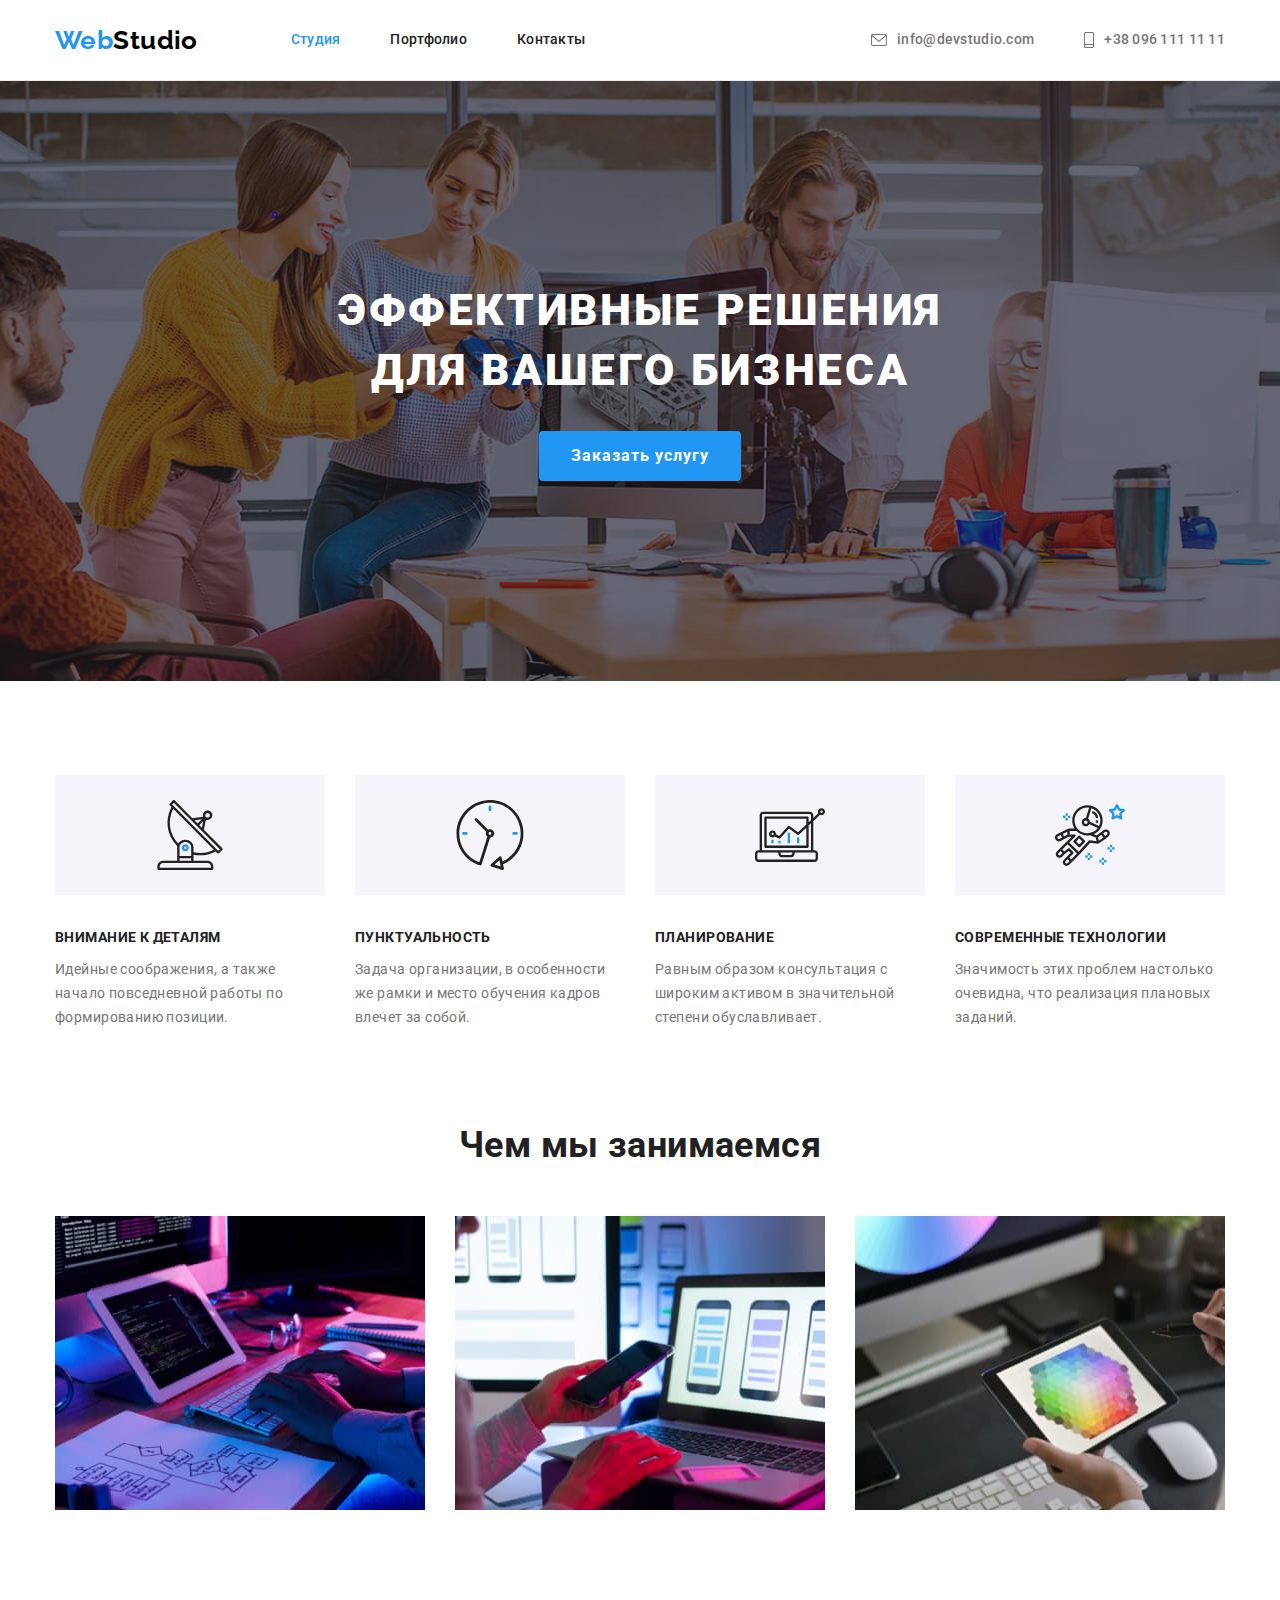
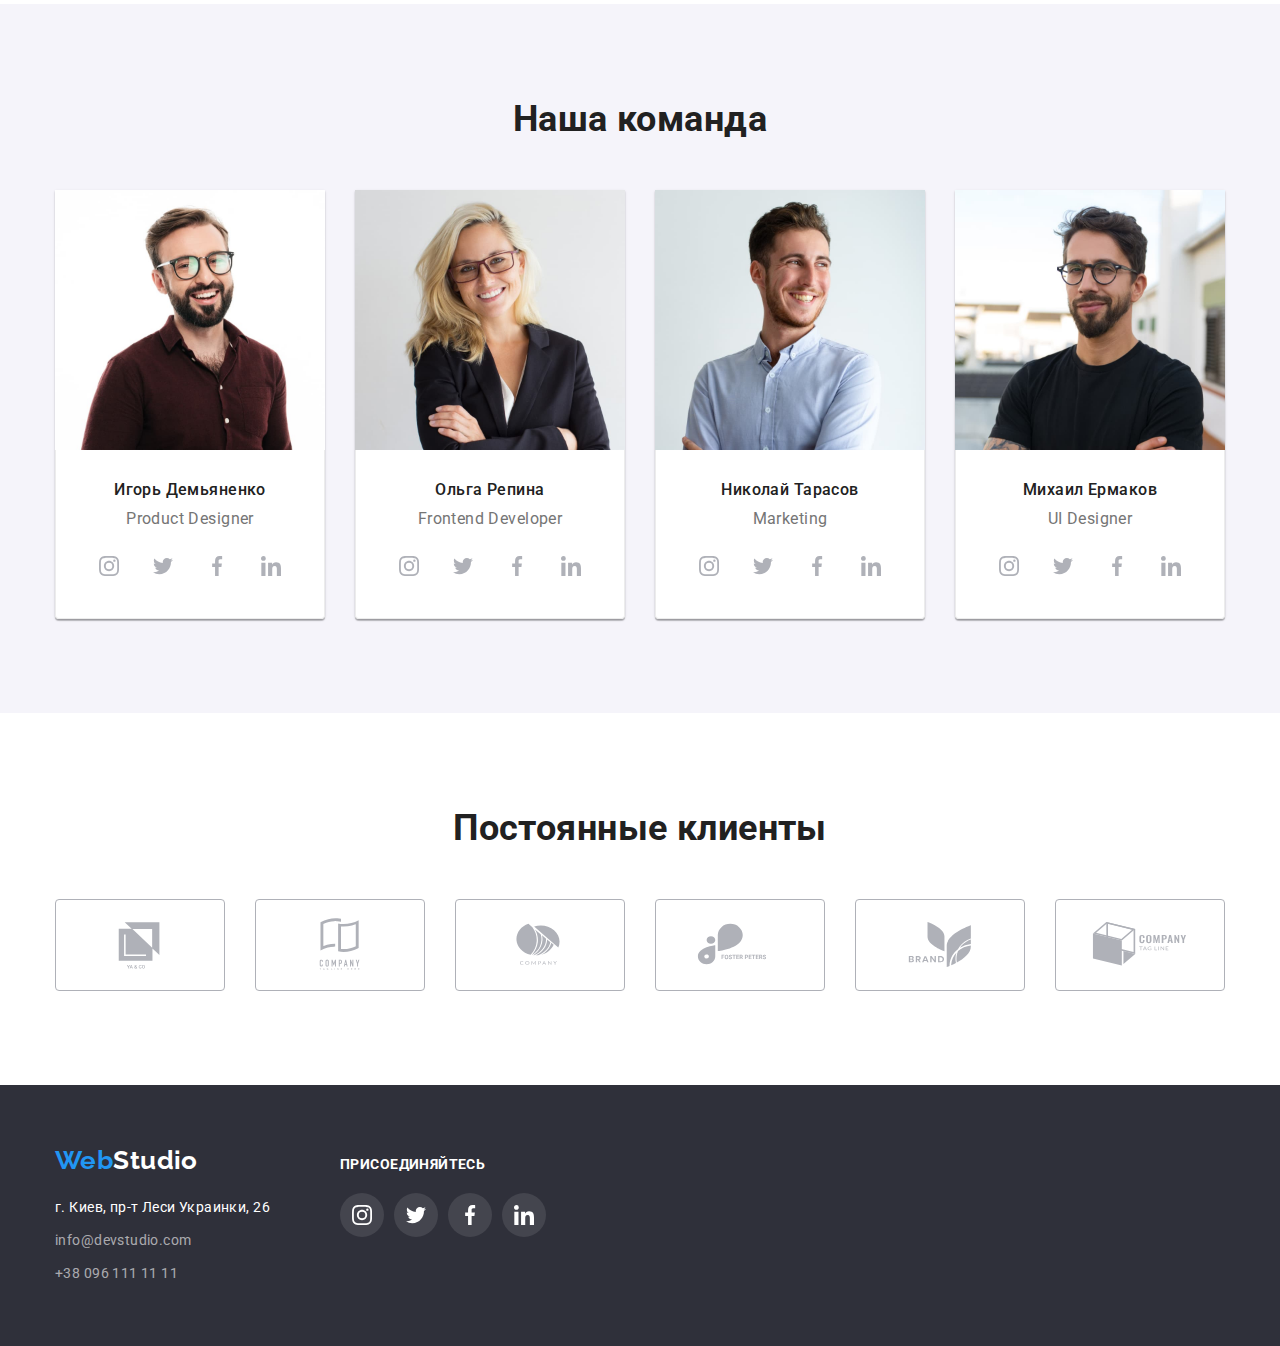
<file: index.html>
<!DOCTYPE html>
<html lang="ru">
  <head>
    <meta charset="UTF-8" />
    <meta http-equiv="X-UA-Compatible" content="IE=edge" />
    <meta name="viewport" content="width=device-width, initial-scale=1.0" />
    <title>Студия</title>
    <link
      rel="stylesheet"
      href="https://cdn.jsdelivr.net/npm/modern-normalize@1.1.0/modern-normalize.min.css"
    />
    <link rel="preconnect" href="https://fonts.googleapis.com" />
    <link rel="preconnect" href="https://fonts.gstatic.com" crossorigin />
    <link
      href="https://fonts.googleapis.com/css2?family=Raleway:wght@700&family=Roboto:wght@400;500;700;900&display=swap"
      rel="stylesheet"
    />
    <link rel="stylesheet" href="./css/styles.css" />
  </head>
  <body>
    <header class="header">
      <div class="head-wrapper container">
        <nav class="nav">
          <a class="logo" href="./index.html" lang="en"><span class="logo-web">Web</span>Studio</a>
          <ul class="menu-list list">
            <li class="menu-item">
              <a class="menu-link link current" href="./index.html">Студия</a>
            </li>
            <li class="menu-item">
              <a class="menu-link link" href="./portfolio.html">Портфолио</a>
            </li>
            <li class="menu-item"><a class="menu-link link" href="#">Контакты</a></li>
          </ul>
        </nav>
        <ul class="contact-list list">
          <li class="contact-item">
            <a class="contact-link link" href="mailto:info@devstudio.com"
              ><svg class="contact-link-icon" width="16px" height="12px">
                <use href="./images/sprite.svg#envelope"></use>
              </svg>
              info@devstudio.com</a
            >
          </li>
          <li class="contact-item">
            <a class="contact-link link" href="tel:+380961111111"
              ><svg class="contact-link-icon" width="10px" height="16px">
                <use href="./images/sprite.svg#smartphone"></use>
              </svg>
              +38 096 111 11 11</a
            >
          </li>
        </ul>
      </div>
    </header>
    <main>
      <section class="hero">
        <div class="hero-wrapper container">
          <h1 class="hero-head">Эффективные решения для вашего бизнеса</h1>
          <button class="hero-btn" type="button">Заказать услугу</button>
        </div>
      </section>
      <section class="bonuses section">
        <div class="container">
          <h2 class="visually-hidden">Описание преимуществ</h2>
          <ul class="bonuses-descr list">
            <li class="bonuses-item">
              <h3 class="h-bonuses">Внимание к деталям</h3>
              <p class="descr-bonuses">
                Идейные соображения, а также начало повседневной работы по формированию позиции.
              </p>
            </li>
            <li class="bonuses-item">
              <h3 class="h-bonuses">Пунктуальность</h3>
              <p class="descr-bonuses">
                Задача организации, в особенности же рамки и место обучения кадров влечет за собой.
              </p>
            </li>
            <li class="bonuses-item">
              <h3 class="h-bonuses">Планирование</h3>
              <p class="descr-bonuses">
                Равным образом консультация с широким активом в значительной степени обуславливает.
              </p>
            </li>
            <li class="bonuses-item">
              <h3 class="h-bonuses">Современные технологии</h3>
              <p class="descr-bonuses">
                Значимость этих проблем настолько очевидна, что реализация плановых заданий.
              </p>
            </li>
          </ul>
        </div>
      </section>
      <section class="what-we-do section">
        <div class="container">
          <h2 class="main-heading">Чем мы занимаемся</h2>
          <ul class="box-list list">
            <li class="box-list-item">
              <img
                class="box-img"
                src="./images/section-box/box1.jpg"
                alt="Планирование сайта"
                height="294"
                width="370"
              />
            </li>
            <li class="box-list-item">
              <img
                class="box-img"
                src="./images/section-box/box2.jpg"
                alt="Оптимизация дял мобильного устройства"
                height="294"
                width="370"
              />
            </li>
            <li class="box-list-item">
              <img
                class="box-img"
                src="./images/section-box/box3.jpg"
                alt="Вибор цвета на планшете"
                height="294"
                width="370"
              />
            </li>
          </ul>
        </div>
      </section>
      <section class="team section">
        <div class="container">
          <h2 class="main-heading">Наша команда</h2>
          <ul class="team-list list">
            <li class="team-list-member">
              <img
                class="img-team"
                src="./images/section-team/img1.jpg"
                alt="Игорь Демьяненко"
                width="270"
                height="260"
              />
              <div class="team-wrapper">
                <h3 class="team-names">Игорь Демьяненко</h3>
                <p class="team-position" lang="en">Product Designer</p>
                <ul class="social-list list">
                  <li class="social-list-item">
                    <a href="#" class="social-link">
                      <svg class="social-list-icon" width="20px" height="20px">
                        <use href="./images/sprite.svg#instagram"></use>
                      </svg>
                    </a>
                  </li>
                  <li class="social-list-item">
                    <a href="#" class="social-link">
                      <svg class="social-list-icon" width="20px" height="20px">
                        <use href="./images/sprite.svg#twitter"></use>
                      </svg>
                    </a>
                  </li>
                  <li class="social-list-item">
                    <a href="#" class="social-link">
                      <svg class="social-list-icon" width="20px" height="20px">
                        <use href="./images/sprite.svg#facebook"></use>
                      </svg>
                    </a>
                  </li>
                  <li class="social-list-item">
                    <a href="#" class="social-link">
                      <svg class="social-list-icon" width="20px" height="20px">
                        <use href="./images/sprite.svg#linkedin"></use>
                      </svg>
                    </a>
                  </li>
                </ul>
              </div>
            </li>
            <li class="team-list-member">
              <img
                class="img-team"
                src="./images/section-team/img2.jpg"
                alt="Ольга Репина"
                width="270"
                height="260"
              />
              <div class="team-wrapper">
                <h3 class="team-names">Ольга Репина</h3>
                <p class="team-position" lang="en">Frontend Developer</p>
                <ul class="social-list list">
                  <li class="social-list-item">
                    <a href="#" class="social-link">
                      <svg class="social-list-icon" width="20px" height="20px">
                        <use href="./images/sprite.svg#instagram"></use>
                      </svg>
                    </a>
                  </li>
                  <li class="social-list-item">
                    <a href="#" class="social-link">
                      <svg class="social-list-icon" width="20px" height="20px">
                        <use href="./images/sprite.svg#twitter"></use>
                      </svg>
                    </a>
                  </li>
                  <li class="social-list-item">
                    <a href="#" class="social-link">
                      <svg class="social-list-icon" width="20px" height="20px">
                        <use href="./images/sprite.svg#facebook"></use>
                      </svg>
                    </a>
                  </li>
                  <li class="social-list-item">
                    <a href="#" class="social-link">
                      <svg class="social-list-icon" width="20px" height="20px">
                        <use href="./images/sprite.svg#linkedin"></use>
                      </svg>
                    </a>
                  </li>
                </ul>
              </div>
            </li>
            <li class="team-list-member">
              <img
                class="img-team"
                src="./images/section-team/img3.jpg"
                alt="Николай Тарасов"
                width="270"
                height="260"
              />
              <div class="team-wrapper">
                <h3 class="team-names">Николай Тарасов</h3>
                <p class="team-position" lang="en">Marketing</p>
                <ul class="social-list list">
                  <li class="social-list-item">
                    <a href="#" class="social-link">
                      <svg class="social-list-icon" width="20px" height="20px">
                        <use href="./images/sprite.svg#instagram"></use>
                      </svg>
                    </a>
                  </li>
                  <li class="social-list-item">
                    <a href="#" class="social-link">
                      <svg class="social-list-icon" width="20px" height="20px">
                        <use href="./images/sprite.svg#twitter"></use>
                      </svg>
                    </a>
                  </li>
                  <li class="social-list-item">
                    <a href="#" class="social-link">
                      <svg class="social-list-icon" width="20px" height="20px">
                        <use href="./images/sprite.svg#facebook"></use>
                      </svg>
                    </a>
                  </li>
                  <li class="social-list-item">
                    <a href="#" class="social-link">
                      <svg class="social-list-icon" width="20px" height="20px">
                        <use href="./images/sprite.svg#linkedin"></use>
                      </svg>
                    </a>
                  </li>
                </ul>
              </div>
            </li>

            <li class="team-list-member">
              <img
                class="img-team"
                src="./images/section-team/img4.jpg"
                alt="Михаил Ермаков"
                width="270"
                height="260"
              />
              <div class="team-wrapper">
                <h3 class="team-names">Михаил Ермаков</h3>
                <p class="team-position" lang="en">UI Designer</p>
                <ul class="social-list list">
                  <li class="social-list-item">
                    <a href="#" class="social-link">
                      <svg class="social-list-icon" width="20px" height="20px">
                        <use href="./images/sprite.svg#instagram"></use>
                      </svg>
                    </a>
                  </li>
                  <li class="social-list-item">
                    <a href="#" class="social-link">
                      <svg class="social-list-icon" width="20px" height="20px">
                        <use href="./images/sprite.svg#twitter"></use>
                      </svg>
                    </a>
                  </li>
                  <li class="social-list-item">
                    <a href="#" class="social-link">
                      <svg class="social-list-icon" width="20px" height="20px">
                        <use href="./images/sprite.svg#facebook"></use>
                      </svg>
                    </a>
                  </li>
                  <li class="social-list-item">
                    <a href="#" class="social-link">
                      <svg class="social-list-icon" width="20px" height="20px">
                        <use href="./images/sprite.svg#linkedin"></use>
                      </svg>
                    </a>
                  </li>
                </ul>
              </div>
            </li>
          </ul>
        </div>
      </section>
      <section class="section clients">
        <div class="container">
          <h2 class="main-heading">Постоянные клиенты</h2>
          <ul class="client-list list">
            <li class="client-list-item">
              <a href="" class="client-list-link">
                <svg class="client-list-icon" width="106" height="60">
                  <use href="./images/sprite.svg#company1"></use>
                </svg>
              </a>
            </li>
            <li class="client-list-item">
              <a href="" class="client-list-link">
                <svg class="client-list-icon" width="106" height="60">
                  <use href="./images/sprite.svg#company2"></use>
                </svg>
              </a>
            </li>
            <li class="client-list-item">
              <a href="" class="client-list-link">
                <svg class="client-list-icon" width="106" height="60">
                  <use href="./images/sprite.svg#company3"></use>
                </svg>
              </a>
            </li>
            <li class="client-list-item">
              <a href="" class="client-list-link">
                <svg class="client-list-icon" width="106" height="60">
                  <use href="./images/sprite.svg#company4"></use>
                </svg>
              </a>
            </li>
            <li class="client-list-item">
              <a href="" class="client-list-link">
                <svg class="client-list-icon" width="106" height="60">
                  <use href="./images/sprite.svg#company5"></use>
                </svg>
              </a>
            </li>
            <li class="client-list-item">
              <a href="" class="client-list-link">
                <svg class="client-list-icon" width="106" height="60">
                  <use href="./images/sprite.svg#company6"></use>
                </svg>
              </a>
            </li>
          </ul>
        </div>
      </section>
    </main>
    <footer class="footer">
      <div class="footer-wrapper container">
        <div class="footer-wrapper-item">
          <a class="logo-footer" href="./index.html" lang="en"
            ><span class="logo-web">Web</span>Studio</a
          >
          <address class="adress">
            <ul class="adress-list list">
              <li class="adress-item">
                <a
                  class="adress-list-maps link"
                  href="https://goo.gl/maps/96DnFLnk3c7bB1Dx6"
                  target="_blank"
                  rel="noopener noreferrer"
                  >г. Киев, пр-т Леси Украинки, 26</a
                >
              </li>

              <li class="adress-item">
                <a class="adress-list-link link" href="mailto:info@devstudio.com"
                  >info@devstudio.com</a
                >
              </li>
              <li class="adress-item">
                <a class="adress-list-link link" href="tel:+380961111111">+38 096 111 11 11</a>
              </li>
            </ul>
          </address>
        </div>
        <div class="footer-wrapper-item">
          <p class="footer-paragraph">присоединяйтесь</p>
          <ul class="social-list list social-list-footer">
            <li class="social-list-item">
              <a href="#" class="social-link-footer">
                <svg class="social-list-icon-footer" width="20px" height="20px">
                  <use href="./images/sprite.svg#instagram"></use>
                </svg>
              </a>
            </li>
            <li class="social-list-item">
              <a href="#" class="social-link-footer">
                <svg class="social-list-icon-footer" width="20px" height="20px">
                  <use href="./images/sprite.svg#twitter"></use>
                </svg>
              </a>
            </li>
            <li class="social-list-item">
              <a href="#" class="social-link-footer">
                <svg class="social-list-icon-footer" width="20px" height="20px">
                  <use href="./images/sprite.svg#facebook"></use>
                </svg>
              </a>
            </li>
            <li class="social-list-item">
              <a href="#" class="social-link-footer">
                <svg class="social-list-icon-footer" width="20px" height="20px">
                  <use href="./images/sprite.svg#linkedin"></use>
                </svg>
              </a>
            </li>
          </ul>
        </div>
      </div>
    </footer>
  </body>
</html>
</file>
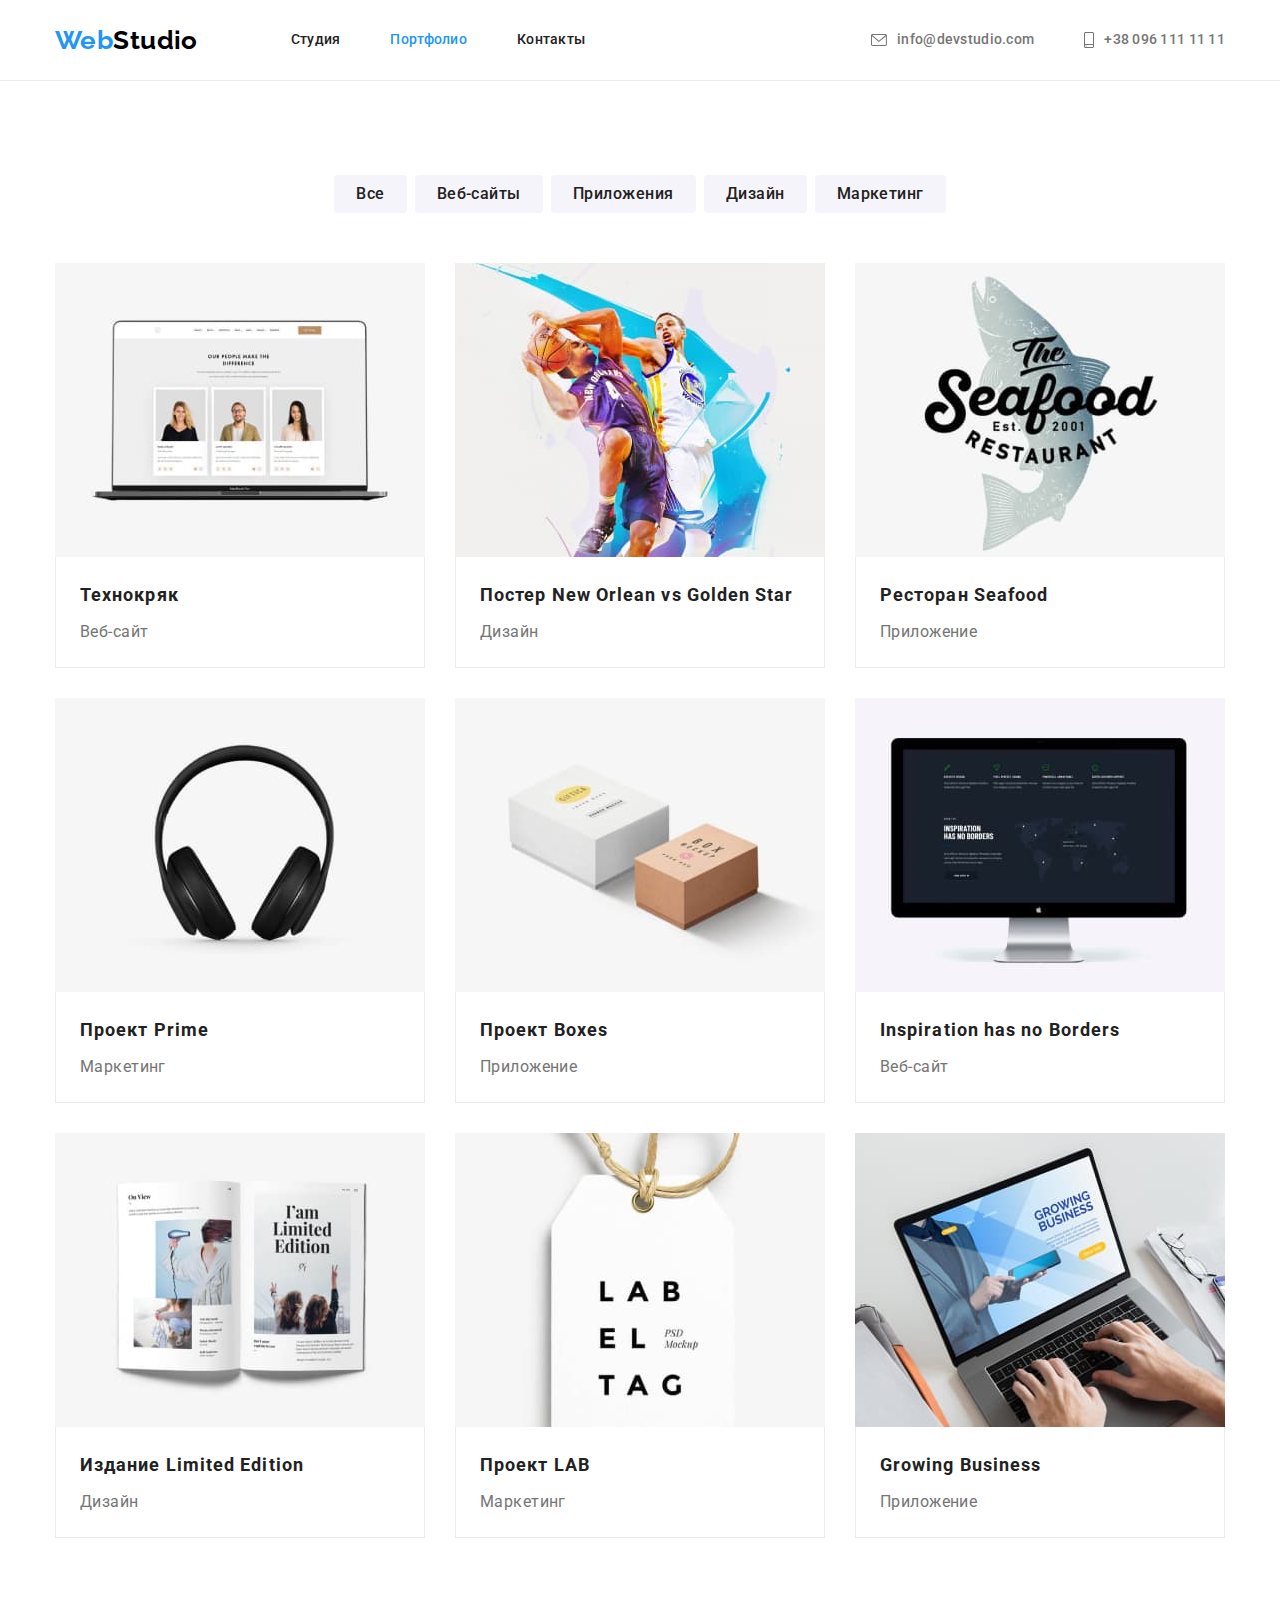
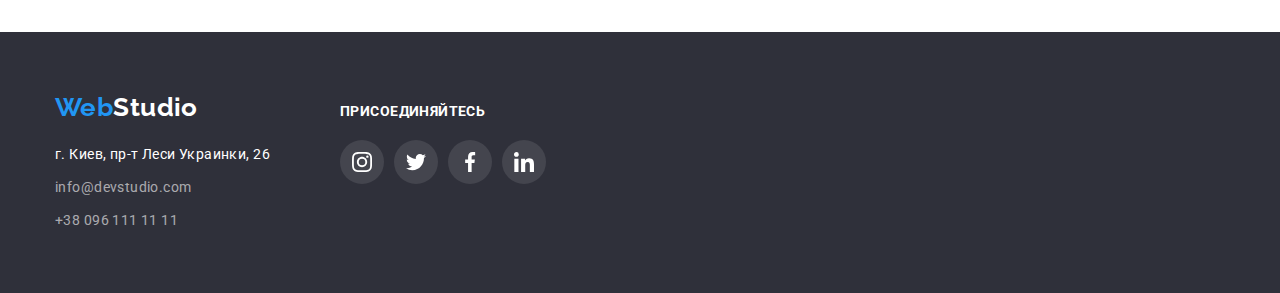
<file: portfolio.html>
<!DOCTYPE html>
<html lang="ru">
  <head>
    <meta charset="UTF-8" />
    <meta http-equiv="X-UA-Compatible" content="IE=edge" />
    <meta name="viewport" content="width=device-width, initial-scale=1.0" />
    <title>Портфолио</title>
    <link
      rel="stylesheet"
      href="https://cdn.jsdelivr.net/npm/modern-normalize@1.1.0/modern-normalize.min.css"
    />
    <link rel="preconnect" href="https://fonts.googleapis.com" />
    <link rel="preconnect" href="https://fonts.gstatic.com" crossorigin />
    <link
      href="https://fonts.googleapis.com/css2?family=Raleway:wght@700&family=Roboto:wght@400;500;700;900&display=swap"
      rel="stylesheet"
    />
    <link rel="stylesheet" href="./css/styles.css" />
  </head>
  <body>
    <header class="header">
      <div class="head-wrapper container">
        <nav class="nav">
          <a class="logo" href="./index.html" lang="en"><span class="logo-web">Web</span>Studio</a>
          <ul class="menu-list list">
            <li class="menu-item">
              <a class="menu-link link" href="./index.html">Студия</a>
            </li>
            <li class="menu-item">
              <a class="menu-link link current" href="./portfolio.html">Портфолио</a>
            </li>
            <li class="menu-item"><a class="menu-link link" href="#">Контакты</a></li>
          </ul>
        </nav>
        <ul class="contact-list list">
          <li class="contact-item">
            <a class="contact-link link" href="mailto:info@devstudio.com"
              ><svg class="contact-link-icon" width="16" height="12">
                <use href="./images/sprite.svg#envelope"></use>
              </svg>
              info@devstudio.com</a
            >
          </li>
          <li class="contact-item">
            <a class="contact-link link" href="tel:+380961111111"
              ><svg class="contact-link-icon" width="10" height="16">
                <use href="./images/sprite.svg#smartphone"></use>
              </svg>
              +38 096 111 11 11</a
            >
          </li>
        </ul>
      </div>
    </header>
    <main>
      <section class="portfolio section">
        <div class="container">
          <h1 class="visually-hidden">Портфолио</h1>
          <ul class="portfolio-btn-list list">
            <li class="btn-list-item"><button class="portfolio-btn" type="button">Все</button></li>
            <li class="btn-list-item">
              <button class="portfolio-btn" type="button">Веб-сайты</button>
            </li>
            <li class="btn-list-item">
              <button class="portfolio-btn" type="button">Приложения</button>
            </li>
            <li class="btn-list-item">
              <button class="portfolio-btn" type="button">Дизайн</button>
            </li>
            <li class="btn-list-item">
              <button class="portfolio-btn" type="button">Маркетинг</button>
            </li>
          </ul>
          <ul class="portfolio-list list">
            <li class="portfolio-list-item">
              <a href="#" class="portfolio-link link"
                ><img
                  class="portfolio-img"
                  src="./images/section-portfolio/portfolio1.jpg"
                  alt="Технокряк"
                  height="294"
                  width="370"
                />
                <div class="portfolio-item-wrapper">
                  <h2 class="portfolio-heading">Технокряк</h2>
                  <p class="portfolio-descr">Веб-сайт</p>
                </div></a
              >
            </li>
            <li class="portfolio-list-item">
              <a href="#" class="portfolio-link link"
                ><img
                  class="portfolio-img"
                  lang="en"
                  src="./images/section-portfolio/portfolio2.jpg"
                  alt="poster New Orlean vs
            Golden Star"
                  height="294"
                  width="370"
                />
                <div class="portfolio-item-wrapper">
                  <h2 lang="en" class="portfolio-heading">Постер New Orlean vs Golden Star</h2>
                  <p class="portfolio-descr">Дизайн</p>
                </div></a
              >
            </li>
            <li class="portfolio-list-item">
              <a href="#" class="portfolio-link link"
                ><img
                  class="portfolio-img"
                  src="./images/section-portfolio/portfolio3.jpg"
                  alt="Ресторан сифуд"
                  height="294"
                  width="370"
                />
                <div class="portfolio-item-wrapper">
                  <h2 lang="en" class="portfolio-heading">Ресторан Seafood</h2>
                  <p class="portfolio-descr">Приложение</p>
                </div></a
              >
            </li>
            <li class="portfolio-list-item">
              <a href="#" class="portfolio-link link"
                ><img
                  class="portfolio-img"
                  src="./images/section-portfolio/portfolio4.jpg"
                  alt="Проект прайм"
                  height="294"
                  width="370"
                />
                <div class="portfolio-item-wrapper">
                  <h2 lang="en" class="portfolio-heading">Проект Prime</h2>
                  <p class="portfolio-descr">Маркетинг</p>
                </div></a
              >
            </li>
            <li class="portfolio-list-item">
              <a href="#" class="portfolio-link link"
                ><img
                  class="portfolio-img"
                  src="./images/section-portfolio/portfolio5.jpg"
                  alt="Проект боксез"
                  height="294"
                  width="370"
                />
                <div class="portfolio-item-wrapper">
                  <h2 lang="en" class="portfolio-heading">Проект Boxes</h2>
                  <p class="portfolio-descr">Приложение</p>
                </div></a
              >
            </li>
            <li class="portfolio-list-item">
              <a href="#" class="portfolio-link link"
                ><img
                  class="portfolio-img"
                  lang="en"
                  src="./images/section-portfolio/portfolio6.jpg"
                  alt="Inspiration has no
            Borders"
                  height="294"
                  width="370"
                />
                <div class="portfolio-item-wrapper">
                  <h2 lang="en" class="portfolio-heading">Inspiration has no Borders</h2>
                  <p class="portfolio-descr">Веб-сайт</p>
                </div></a
              >
            </li>
            <li class="portfolio-list-item">
              <a href="#" class="portfolio-link link"
                ><img
                  class="portfolio-img"
                  src="./images/section-portfolio/portfolio7.jpg"
                  alt="Издание Лимитед Единшн"
                  height="294"
                  width="370"
                />
                <div class="portfolio-item-wrapper">
                  <h2 lang="en" class="portfolio-heading">Издание Limited Edition</h2>
                  <p class="portfolio-descr">Дизайн</p>
                </div></a
              >
            </li>
            <li class="portfolio-list-item">
              <a href="#" class="portfolio-link link"
                ><img
                  class="portfolio-img"
                  src="./images/section-portfolio/portfolio8.jpg"
                  alt="Проект ЛАБ"
                  height="294"
                  width="370"
                />
                <div class="portfolio-item-wrapper">
                  <h2 lang="en" class="portfolio-heading">Проект LAB</h2>
                  <p class="portfolio-descr">Маркетинг</p>
                </div></a
              >
            </li>
            <li class="portfolio-list-item">
              <a href="#" class="portfolio-link link"
                ><img
                  class="portfolio-img"
                  src="./images/section-portfolio/portfolio9.jpg"
                  alt="Растущий бизнесс"
                  height="294"
                  width="370"
                />
                <div class="portfolio-item-wrapper">
                  <h2 lang="en" class="portfolio-heading">Growing Business</h2>
                  <p class="portfolio-descr">Приложение</p>
                </div></a
              >
            </li>
          </ul>
        </div>
      </section>
    </main>
    <footer class="footer">
      <div class="footer-wrapper container">
        <div class="footer-wrapper-item">
          <a class="logo-footer" href="./index.html" lang="en"
            ><span class="logo-web">Web</span>Studio</a
          >
          <address class="adress">
            <ul class="adress-list list">
              <li class="adress-item">
                <a
                  class="adress-list-maps link"
                  href="https://goo.gl/maps/96DnFLnk3c7bB1Dx6"
                  target="_blank"
                  rel="noopener noreferrer"
                  >г. Киев, пр-т Леси Украинки, 26</a
                >
              </li>

              <li class="adress-item">
                <a class="adress-list-link link" href="mailto:info@devstudio.com"
                  >info@devstudio.com</a
                >
              </li>
              <li class="adress-item">
                <a class="adress-list-link link" href="tel:+380961111111">+38 096 111 11 11</a>
              </li>
            </ul>
          </address>
        </div>
        <div class="footer-wrapper-item">
          <h3 class="footer-paragraph">присоединяйтесь</h3>
          <ul class="social-list list social-list-footer">
            <li class="social-list-item">
              <a href="#" class="social-link-footer">
                <svg class="social-list-icon-footer" width="20px" height="20px">
                  <use href="./images/sprite.svg#instagram"></use>
                </svg>
              </a>
            </li>
            <li class="social-list-item">
              <a href="#" class="social-link-footer">
                <svg class="social-list-icon-footer" width="20px" height="20px">
                  <use href="./images/sprite.svg#twitter"></use>
                </svg>
              </a>
            </li>
            <li class="social-list-item">
              <a href="#" class="social-link-footer">
                <svg class="social-list-icon-footer" width="20px" height="20px">
                  <use href="./images/sprite.svg#facebook"></use>
                </svg>
              </a>
            </li>
            <li class="social-list-item">
              <a href="#" class="social-link-footer">
                <svg class="social-list-icon-footer" width="20px" height="20px">
                  <use href="./images/sprite.svg#linkedin"></use>
                </svg>
              </a>
            </li>
          </ul>
        </div>
      </div>
    </footer>
  </body>
</html>
</file>
<file: css/styles.css>
:root {
    --font-family-main: 'Roboto', sans-serif;
    --font-family-logo: 'Raleway', sans-serif;
    --main-text-color: #757575;
    --secondary-text-color: #212121;
    --logo-main-color: #2196F3;
    --logo-secondary-color: #000000;
    --body-main-color: #FFFFFF;
    --body-secondary-color: #2F303A;
    --body-third-color: #F5F4FA;
    --icon-background-color: #AFB1B8;
}
body {
    font-family: var(--font-family-main);
    background-color: var(--body-main-color);
    color: var(--secondary-text-color);
    font-size: 14px;
    letter-spacing: 0.03em;
}
/* ===== Normalize ====== */
h1, h2, h3, h4, h5, h6, p {
    margin: 0;
}
img {
    display: block;
    max-width: 100%;
    height: auto;
}
address {
    font-style:normal;
}
button {
    display: block;
    margin: 0 auto;
    cursor: pointer;
    color: var(--body-main-color);
    background-color: var(--logo-main-color);
    font-family: var(--font-family-main);
    border: none;
    border-radius: 4px;
}
.list {
    list-style: none;
    margin: 0;
    padding-left: 0;
}
.link {
    text-decoration: none;
    color: inherit;
}
.section {
    padding-top: 94px;
    padding-bottom: 94px;
}
.container {
    margin: 0 auto;
    width: 1200px;
    padding: 0 15px;
}
.visually-hidden {
    position: absolute;
    width: 1px;
    height: 1px;
    margin: -1px;
    border: 0;
    padding: 0;

    white-space: nowrap;
    clip-path: inset(100%);
    clip: rect(0 0 0 0);
    overflow: hidden;
}
/* header  */


.link:hover,
.link:focus {
    color: var(--logo-main-color);
}
.header {
    background-color: var(--body-main-color);
    border-bottom: 1px solid #ECECEC;
}
a.current {
color: var(--logo-main-color);
}
.head-wrapper {
    display: flex;
    
}
.nav {
    display: flex; 
    align-items: center;
    justify-content: flex-start;
}
.logo {
    font-family: var(--font-family-logo);
    font-weight: 700;
    font-size: 26px;
    line-height: 1.19;
    text-decoration: none;
    color: var(--logo-secondary-color);

    margin-right: 93px;
}
.logo-web {
    color: var(--logo-main-color);
}
.menu-list {
    display: flex;
}
.menu-item {
    margin-right: 50px;
}
.menu-link {
    font-family: var(--font-family-main);
    font-weight: 500;
    line-height: 1.14;
    letter-spacing: 0.02em;
    display: block;
    padding: 32px 0;
}
.contact-list {
    display: flex;
    align-items: center;
    margin-left: auto;
}
.contact-item:not(:last-child) {
    margin-right: 50px;
}
.contact-link {
    font-family: var(--font-family-main);
    font-weight: 500;
    line-height: 1.14;
    letter-spacing: 0.02em;

    color: var(--main-text-color);

    display: flex;
    align-items: center;
}
.contact-link-icon {
    fill: currentColor;
    margin-right: 10px;
}
/* ============== HERO ============== */
.hero {
    background-color: #c4c4c4;
    max-width: 1600px;
    height: 600px;
    padding-top: 200px;
    padding-bottom: 200px;
    margin: 0 auto;

    background-image: linear-gradient(rgba(47, 48, 58, 0.4), rgba(47, 48, 58, 0.4)), url(../images/hero.jpg);
    background-size: cover;
    background-repeat: no-repeat;
    background-position: center;
}
.hero-head {
    font-weight: 900;
    font-size: 44px;
    line-height: 1.36;
    text-align: center;
    letter-spacing: 0.06em;
    text-transform: uppercase;

    color: var(--body-main-color);
    width: 696px;
    margin: 0 auto;
}
.hero-btn {
    font-weight: 700;
    font-size: 16px;
    line-height: 1.88;
    align-items: center;
    letter-spacing: 0.06em;

    margin-top: 30px;
    padding: 10px 32px;
    border-radius: 4px;
}
.hero-btn:hover, .hero-btn:focus {
    background-color: #188CE8;
}
/* ============== bonuses ============== */
.h-bonuses {
    font-size: 14px;
    line-height: 1.42;
    text-transform: uppercase;

    margin-bottom: 10px;
}
.bonuses-descr {
    display: flex;
    align-items: center;
}
.bonuses-item:not(:last-child) {
    margin-right: 30px;
}
.bonuses-item {
    width: 270px;
}
.bonuses-item::before {
    content: '';
    height: 120px;
    width: 270px;
    background-color: var(--body-third-color);
    background-repeat: no-repeat;
    background-position: center center;
    display: inline-block;
    margin-bottom: 30px;
}
.bonuses-item:nth-child(1):before {
    content: '';
    background-image: url(../images/icons/antenna.svg);
}
.bonuses-item:nth-child(2):before {
    content: '';
    background-image: url(../images/icons/clock.svg);
}
.bonuses-item:nth-child(3):before {
    content: '';
    background-image: url(../images/icons/diagram.svg);
}
.bonuses-item:nth-child(4):before {
    content: '';
    background-image: url(../images/icons/astronaut.svg);
}
.descr-bonuses {
    line-height: 1.71;
    font-weight: 400px;

    color: var(--main-text-color);
}
/* ============= what-we-do =============== */
.what-we-do {
    padding-top: 0;
}
.main-heading {
    font-size: 36px;
    line-height: 1.17;
    text-align: center;

    margin-bottom: 50px;
}
.box-list {
    display: flex;
}
.box-list-item:not(:last-child) {
    margin-right: 30px;
}
/* ============= team =============== */
.team {
    background-color: var(--body-third-color);
}

.team-list-member:not(:last-child) {
    margin-right: 30px;
}
.team-list {
    display: flex;
}
.team-wrapper {
    border: 1px solid #ECECEC;
    border-radius: 0px 0px 4px 4px;
    border-top: none;

    padding-top: 30px;
    padding-bottom: 30px;
}
.team-names {
    font-weight: 500;
    font-size: 16px;
    line-height: 1.19;
    text-align: center;

    margin-bottom: 10px;
}
.team-position {
    font-size: 16px;
    line-height: 1.19;
    text-align: center;

    color: var(--main-text-color);
}
.team-list-member {
    background-color: var(--body-main-color);
    box-shadow: 0px 1px 3px rgba(0, 0, 0, 0.12), 0px 1px 1px rgba(0, 0, 0, 0.14), 0px 2px 1px rgba(0, 0, 0, 0.2);
    border-radius: 0px 0px 4px 4px;
}
.social-list {
    display: flex;
    justify-content: center;
    gap: 10px;
    margin-top: 16px;
}
.social-list-item {
    height: 44px;
    width: 44px;
}
.social-link {
    display: flex;
    align-items: center;
    justify-content: center;
    
    width: 100%;
    height: 100%;
    border-radius: 50%;
    color: var(--icon-background-color);
}
.social-list-icon {
    fill: currentColor;
}
.social-link:hover, .social-link:focus {
    background-color: var(--logo-main-color);
    color: var(--body-main-color);
}
/* ============= CLIENTS ============= */
.client-list {
    display: flex;
    justify-content: center;
    gap: 30px;
}
.client-list-link {
    display: flex;
    align-items: center;
    justify-content: center;
    
    width: 170px;
    height: 92px;
    border: 1px solid var(--icon-background-color);
    border-radius: 4px;
    color: var(--icon-background-color);
}

.client-list-icon {
    fill: currentColor;
}
.client-list-link:hover, .client-list-link:focus {
    border: 1px solid var(--logo-main-color);
    color: var(--logo-main-color);
}
 /* ============= footer ========= */
.footer {
    background-color: var(--body-secondary-color);
    padding: 60px 0;
}
.logo-footer {
    width: auto;
    font-family: var(--font-family-logo);
    font-weight: 700;
    font-size: 26px;
    line-height: 1.19;
    text-decoration: none;

    color: var(--body-main-color);
    margin-bottom: 20px;
    display: block;
}
.adress-item:not(:last-child) {
    margin-bottom: 9px;
}
.adress-list {
    line-height: 1.71;
}
.adress-list-maps {
    color: var(--body-main-color);
}
.adress-list-link {
    color: #FFFFFF99;
}
.footer-paragraph {
    font-weight: 700;
    font-size: 14px;
    line-height: 1.14;
    text-transform: uppercase;
    color: var(--body-main-color);
}
.footer-wrapper {
    display: flex;
    align-items: baseline;
}
.social-link-footer {
    display: flex;
    justify-content: center;
    align-items: center;
    width: 100%;
    height: 100%;
    border-radius: 50%;
    background-color: rgba(255, 255, 255, 0.1);
    color: var(--body-main-color);
}
.social-list-icon-footer {
    fill: var(--body-main-color);
}
.social-link-footer:hover, .social-link-footer:focus {
    background-color: var(--logo-main-color);
}
.footer-wrapper-item:not(:last-child) {
    margin-right: 70px;
}
.social-list-footer {
    margin-top: 20px;
}
/* ======== portfolio  ============
body*/
.portfolio-btn {
    font-family: inherit;
    font-weight: 500;
    font-size: 16px;
    line-height: 1.62;
    cursor: pointer;
    letter-spacing: 0.03em;

    color: var(--secondary-text-color);
    background-color: var(--body-third-color);

    padding: 6px 22px;
    border: transparent;
    border-radius: 4px;
}
.portfolio-btn:hover, .portfolio-btn:focus {
    background-color: var(--logo-main-color);
    color: var(--body-main-color);
    box-shadow: 0px 3px 1px rgba(0, 0, 0, 0.1), 0px 1px 2px rgba(0, 0, 0, 0.08), 0px 2px 2px rgba(0, 0, 0, 0.12);
}
.portfolio-btn-list {
    display: flex;
    justify-content: center; 
}
.btn-list-item:not(:last-child) {
    margin-right: 8px;
}
.portfolio-list {
    margin-top: 50px;
    display: flex;
    flex-wrap: wrap;
    gap: 30px;
}
.portfolio-list-item {
    background-color: var(--body-main-color);
}
.portfolio-link {
    display: block;
}
.portfolio-link:hover, .portfolio-link:focus {
    box-shadow: 0px 1px 1px rgba(0, 0, 0, 0.12), 0px 4px 4px rgba(0, 0, 0, 0.06), 1px 4px 6px rgba(0, 0, 0, 0.16);
}
.portfolio-heading {
    font-size: 18px;
    line-height: 2;
    letter-spacing: 0.06em;
    color: var(--secondary-text-color);

    margin-bottom: 4px;
}
.portfolio-descr {
    font-size: 16px;
    line-height: 1.88;

    color: var(--main-text-color);
}
.portfolio-item-wrapper {
    border: 1px solid #ECECEC;
    border-top: none;
    padding: 20px 24px;
}
</file>
